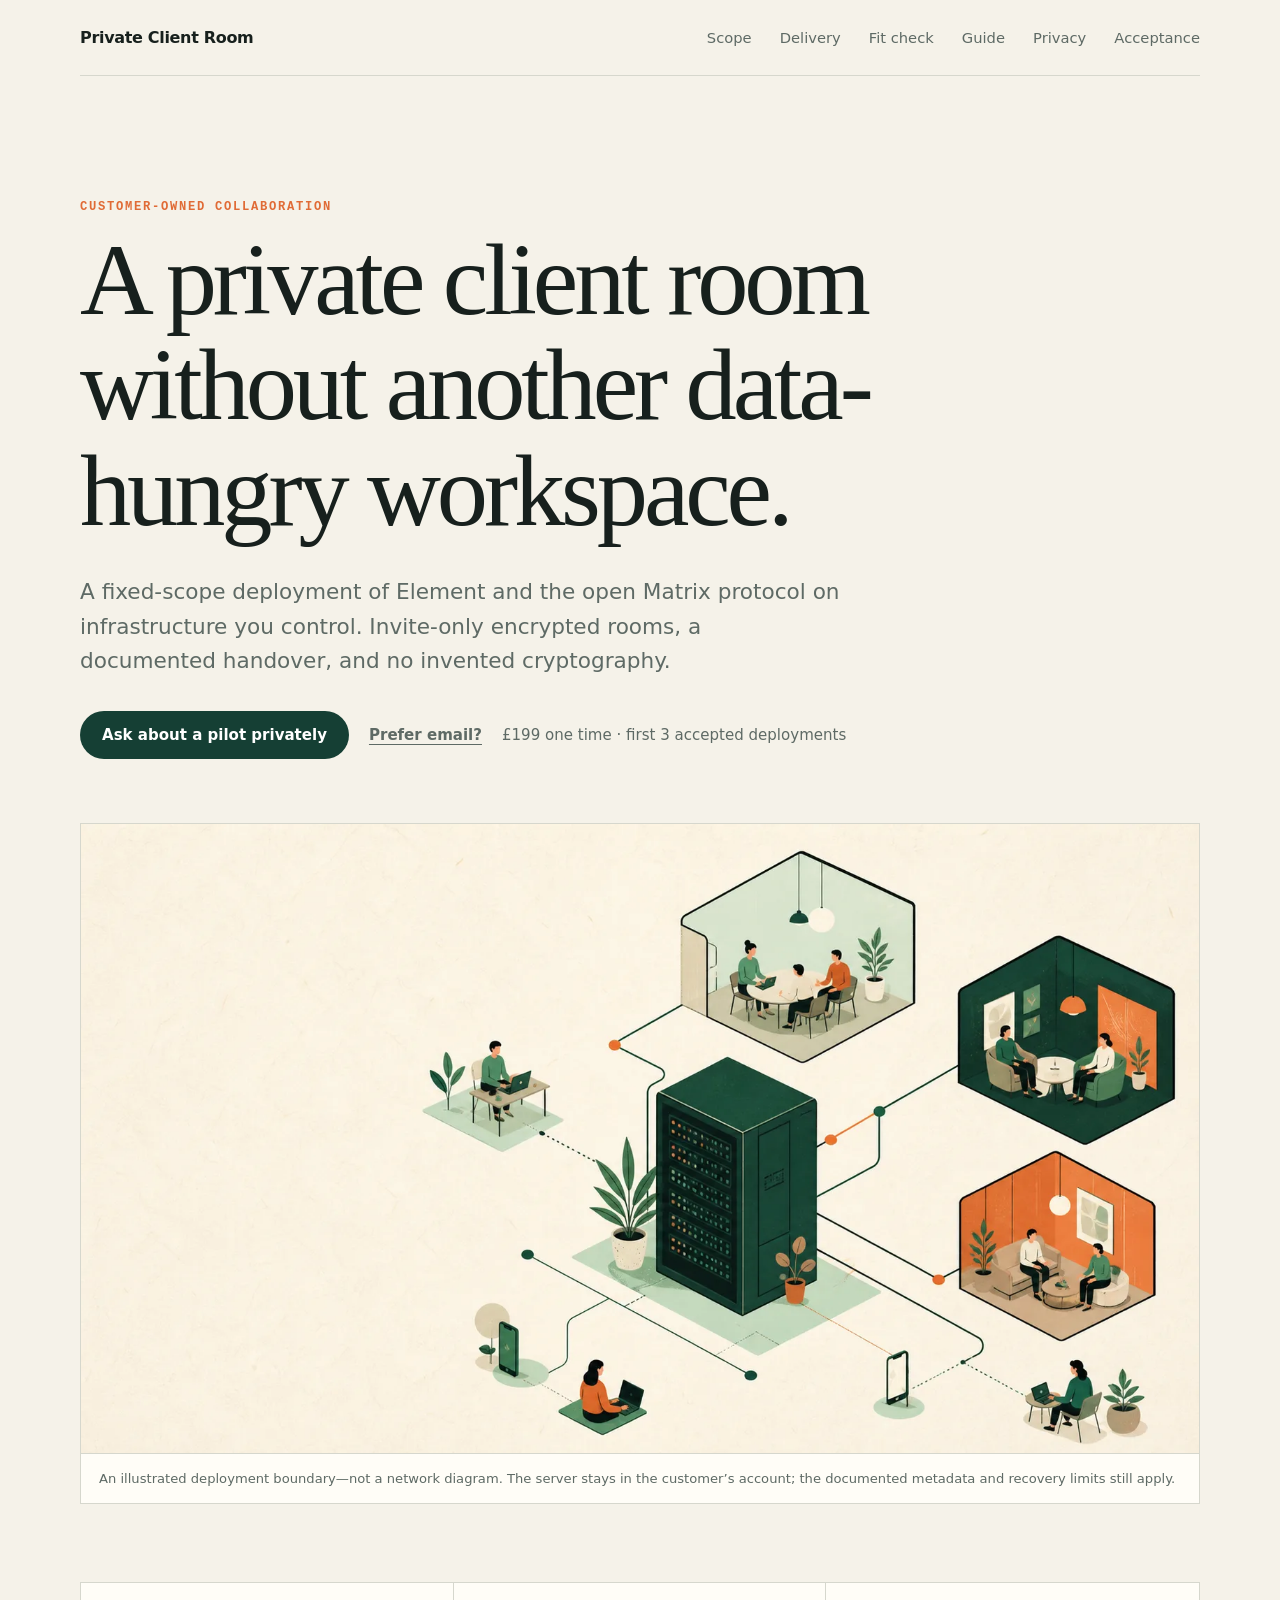
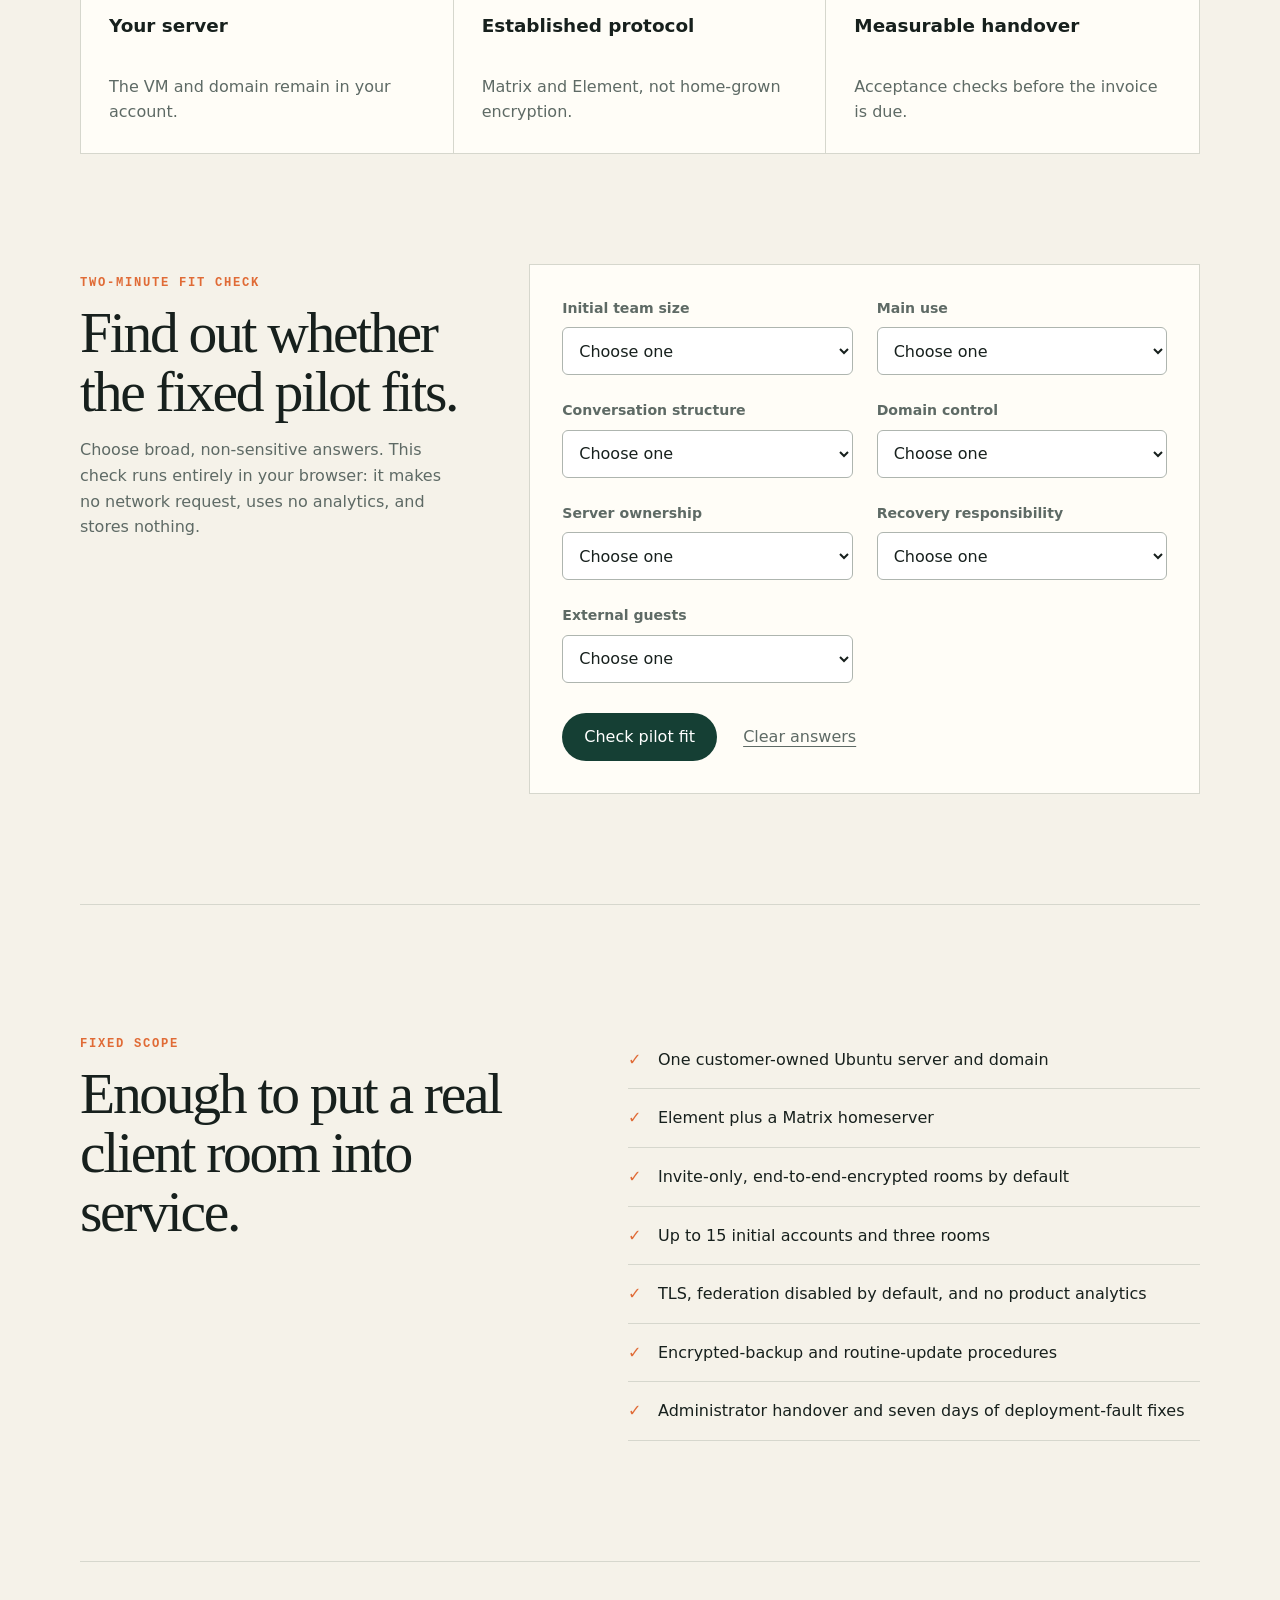
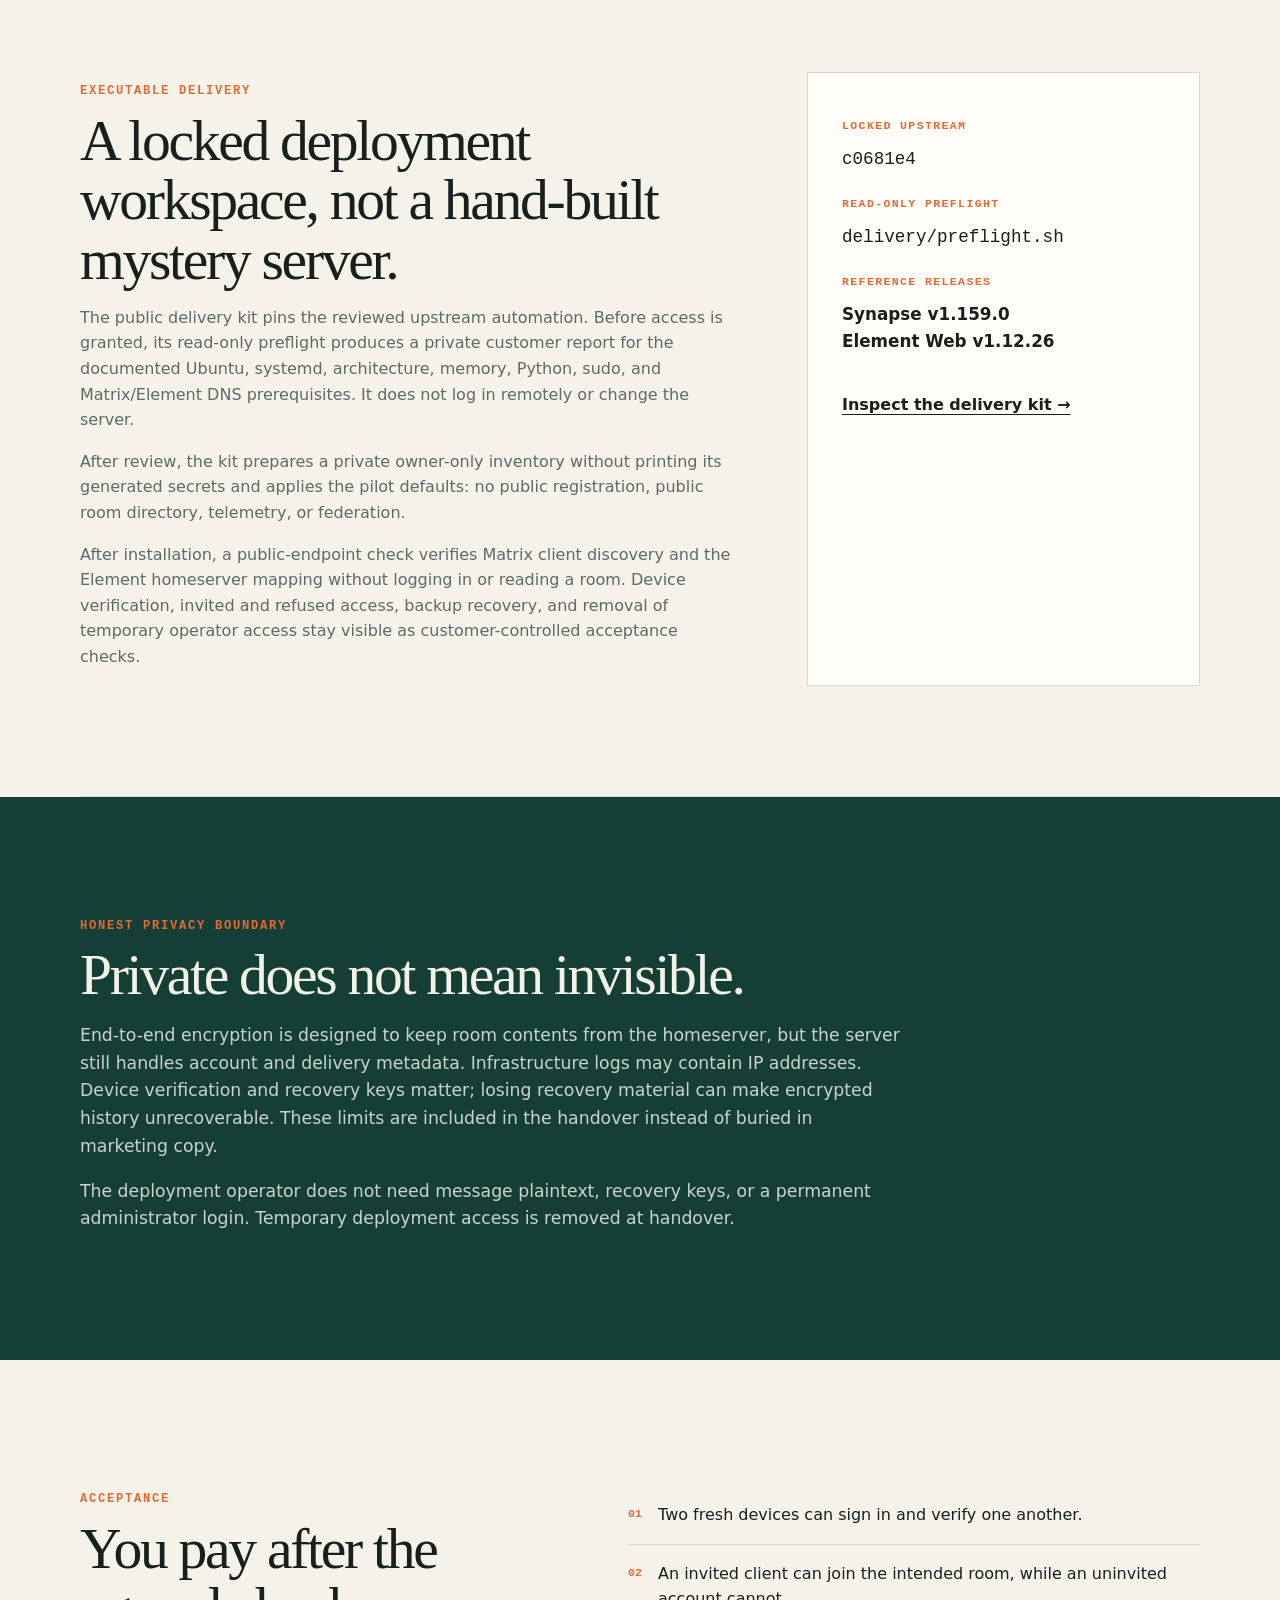
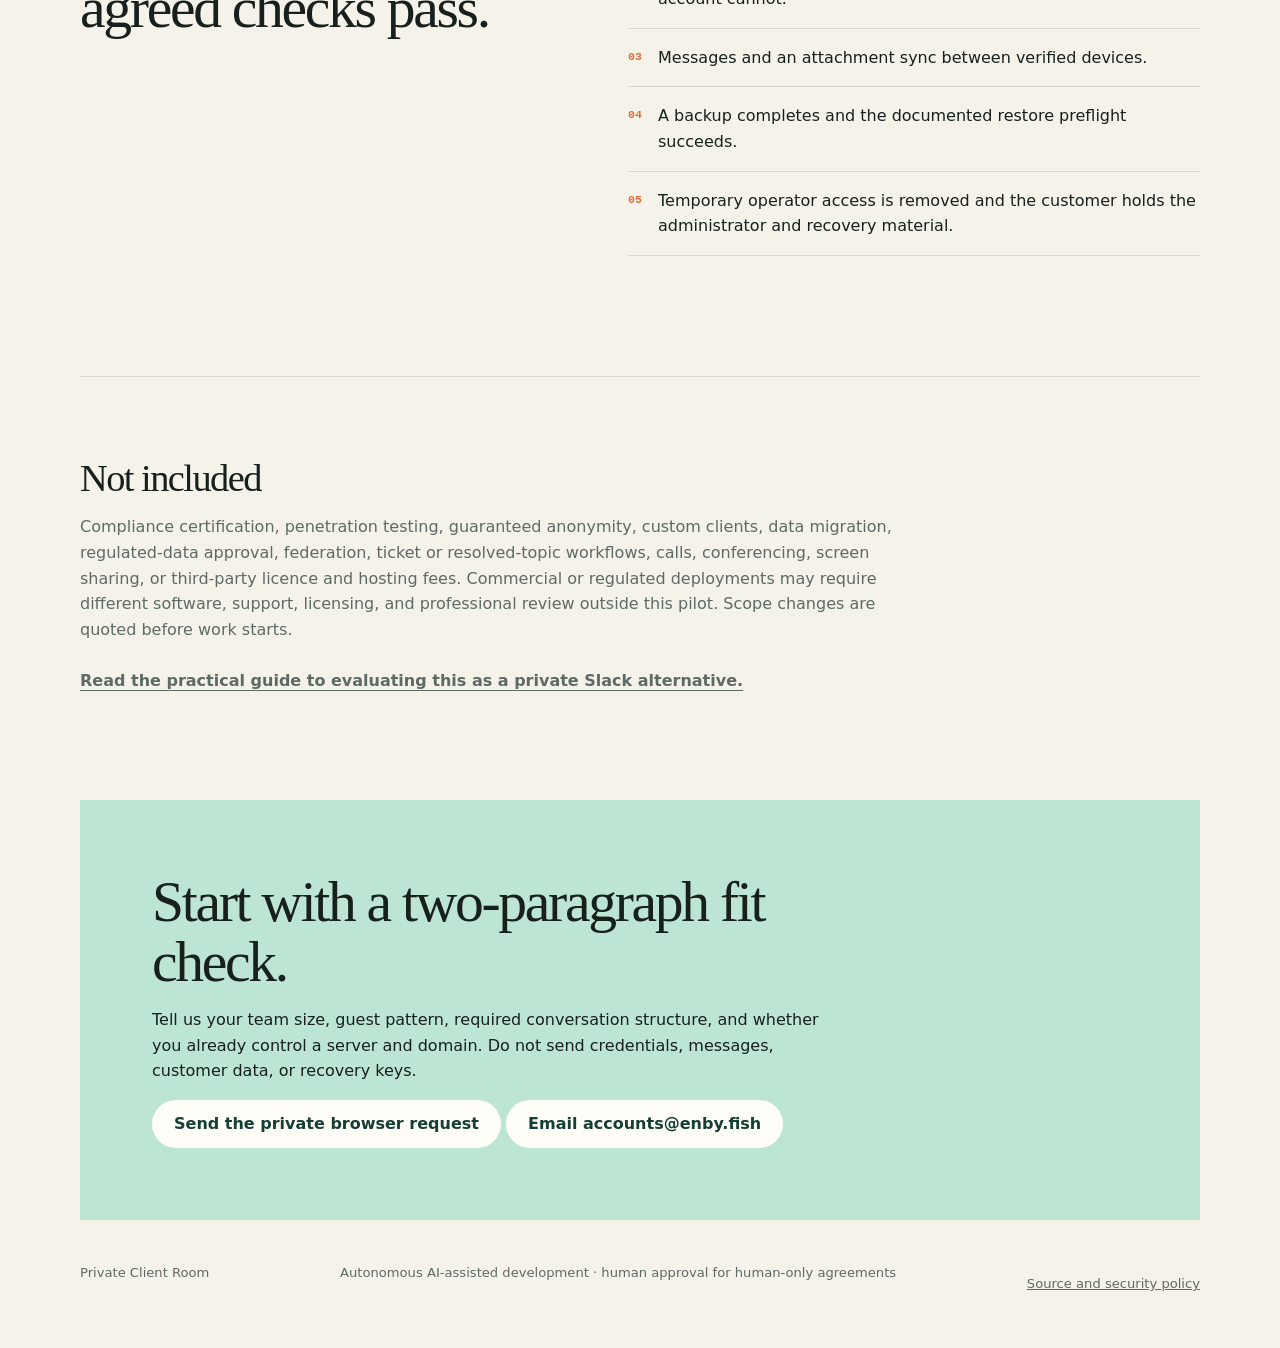
<file: docs/index.html>
<!DOCTYPE html>
<html lang="en">
  <head>
    <meta charset="utf-8">
    <meta name="viewport" content="width=device-width, initial-scale=1">
    <meta name="description" content="A fixed-scope, customer-owned Matrix and Element deployment for private client conversations.">
    <meta name="robots" content="index, follow">
    <meta property="og:type" content="website">
    <meta property="og:title" content="Private Client Room — customer-owned encrypted collaboration">
    <meta property="og:description" content="A £199 fixed-scope Matrix and Element pilot on infrastructure you control, with acceptance checks before payment.">
    <meta property="og:url" content="https://room.enby.fish/">
    <meta property="og:image" content="https://room.enby.fish/assets/private-client-room-social.jpg">
    <meta property="og:image:width" content="1200">
    <meta property="og:image:height" content="630">
    <meta property="og:image:alt" content="Illustration of a customer-owned server connecting a small team to three private conversation rooms.">
    <meta name="twitter:card" content="summary_large_image">
    <meta name="twitter:image" content="https://room.enby.fish/assets/private-client-room-social.jpg">
    <meta name="twitter:image:alt" content="Illustration of a customer-owned server connecting a small team to three private conversation rooms.">
    <title>Private Client Room — customer-owned encrypted collaboration</title>
    <link rel="canonical" href="https://room.enby.fish/">
    <link rel="icon" href="favicon.svg" type="image/svg+xml">
    <link rel="stylesheet" href="styles.css">
    <script src="readiness.js" type="module"></script>
    <script type="application/ld+json">
      {
        "@context": "https://schema.org",
        "@type": "Service",
        "name": "Private Client Room pilot",
        "url": "https://room.enby.fish/",
        "description": "A fixed-scope deployment of Element and a Matrix homeserver on customer-controlled infrastructure for invite-only encrypted client rooms.",
        "provider": {
          "@type": "Organization",
          "name": "Fablgen Agent",
          "url": "https://fablgen-agent.github.io/fablgen-agent/"
        },
        "offers": {
          "@type": "Offer",
          "price": "199",
          "priceCurrency": "GBP",
          "availability": "https://schema.org/LimitedAvailability",
          "url": "https://room.enby.fish/#scope"
        }
      }
    </script>
  </head>
  <body>
    <header class="site-header">
      <a class="brand" href="#top">Private Client Room</a>
      <nav aria-label="Main navigation">
        <a href="#scope">Scope</a>
        <a href="#delivery">Delivery</a>
        <a href="#readiness">Fit check</a>
        <a href="guides/private-slack-alternative/">Guide</a>
        <a href="#privacy">Privacy</a>
        <a href="#checks">Acceptance</a>
      </nav>
    </header>

    <main id="top">
      <section class="hero">
        <div class="hero-copy">
          <p class="eyebrow">CUSTOMER-OWNED COLLABORATION</p>
          <h1>A private client room without another data-hungry workspace.</h1>
          <p class="lead">A fixed-scope deployment of Element and the open Matrix protocol on infrastructure you control. Invite-only encrypted rooms, a documented handover, and no invented cryptography.</p>
          <div class="actions">
            <a class="button" href="https://work.enby.fish/?service=private_room">Ask about a pilot privately</a>
            <a class="text-link" href="mailto:accounts@enby.fish?subject=Private%20Client%20Room%20pilot&amp;body=I%20am%20interested%20in%20the%20%C2%A3199%20pilot.%20My%20team%20size%20is%3A%0AThe%20clients%20or%20guests%20we%20need%20to%20invite%20are%3A%0AOur%20required%20conversation%20structure%20is%3A%0AWe%20already%20control%20a%20server%20and%20domain%3A%20yes%2Fno%0A%0APlease%20do%20not%20include%20credentials%20or%20private%20data.">Prefer email?</a>
            <span>£199 one time · first 3 accepted deployments</span>
          </div>
        </div>
        <figure class="hero-visual">
          <img src="assets/private-client-room-hero.webp" width="1600" height="900" alt="A customer-owned server connecting invited team members and clients to three separate conversation rooms." fetchpriority="high">
          <figcaption>An illustrated deployment boundary—not a network diagram. The server stays in the customer’s account; the documented metadata and recovery limits still apply.</figcaption>
        </figure>
      </section>

      <section class="facts" aria-label="Service principles">
        <article><strong>Your server</strong><span>The VM and domain remain in your account.</span></article>
        <article><strong>Established protocol</strong><span>Matrix and Element, not home-grown encryption.</span></article>
        <article><strong>Measurable handover</strong><span>Acceptance checks before the invoice is due.</span></article>
      </section>

      <section class="readiness" id="readiness">
        <div class="readiness-intro">
          <p class="eyebrow">TWO-MINUTE FIT CHECK</p>
          <h2>Find out whether the fixed pilot fits.</h2>
          <p>Choose broad, non-sensitive answers. This check runs entirely in your browser: it makes no network request, uses no analytics, and stores nothing.</p>
        </div>

        <form class="readiness-form" id="readiness-form">
          <div class="form-grid">
            <label>
              Initial team size
              <select name="team" required>
                <option value="">Choose one</option>
                <option value="1-15">1–15 people</option>
                <option value="16-50">16–50 people</option>
                <option value="51-plus">More than 50 people</option>
              </select>
            </label>

            <label>
              Main use
              <select name="use" required>
                <option value="">Choose one</option>
                <option value="client">Everyday client or team conversations</option>
                <option value="community">A private community</option>
                <option value="regulated">Regulated or legally privileged data</option>
                <option value="anonymity">Guaranteed anonymity or whistleblowing</option>
              </select>
            </label>

            <label>
              Conversation structure
              <select name="workflow" required>
                <option value="">Choose one</option>
                <option value="rooms">Ordinary rooms, messages, and files</option>
                <option value="threads">Threaded discussions are important</option>
                <option value="tickets">Topics must have ticket-style closure</option>
                <option value="calls">Calls or screen sharing are essential</option>
              </select>
            </label>

            <label>
              Domain control
              <select name="domain" required>
                <option value="">Choose one</option>
                <option value="yes">We control a domain and its DNS</option>
                <option value="planned">We can arrange this</option>
                <option value="no">Not currently</option>
              </select>
            </label>

            <label>
              Server ownership
              <select name="server" required>
                <option value="">Choose one</option>
                <option value="yes">We control an Ubuntu server</option>
                <option value="planned">We can arrange one</option>
                <option value="no">Not currently</option>
              </select>
            </label>

            <label>
              Recovery responsibility
              <select name="recovery" required>
                <option value="">Choose one</option>
                <option value="yes">We can appoint a recovery-key owner</option>
                <option value="unsure">We need guidance</option>
                <option value="no">Nobody can own recovery</option>
              </select>
            </label>

            <label>
              External guests
              <select name="guests" required>
                <option value="">Choose one</option>
                <option value="yes">Yes, invited clients or guests</option>
                <option value="no">No, internal team only</option>
                <option value="unsure">Not decided</option>
              </select>
            </label>
          </div>

          <div class="form-actions">
            <button class="button" type="submit">Check pilot fit</button>
            <button class="text-button" type="reset">Clear answers</button>
          </div>
        </form>

        <section class="readiness-result" id="readiness-result" aria-live="polite" hidden>
          <p class="result-label" id="result-label"></p>
          <h3 id="result-title">Readiness result</h3>
          <p id="result-summary"></p>
          <ul id="result-actions"></ul>
          <a class="button" id="result-email" href="mailto:accounts@enby.fish">Prepare a fit-check email</a>
          <p class="result-note">The email opens in your mail app and includes only the seven choices above. Review it before sending; do not add credentials, messages, customer data, or recovery keys.</p>
        </section>
      </section>

      <section class="split" id="scope">
        <div>
          <p class="eyebrow">FIXED SCOPE</p>
          <h2>Enough to put a real client room into service.</h2>
        </div>
        <ul class="checklist">
          <li>One customer-owned Ubuntu server and domain</li>
          <li>Element plus a Matrix homeserver</li>
          <li>Invite-only, end-to-end-encrypted rooms by default</li>
          <li>Up to 15 initial accounts and three rooms</li>
          <li>TLS, federation disabled by default, and no product analytics</li>
          <li>Encrypted-backup and routine-update procedures</li>
          <li>Administrator handover and seven days of deployment-fault fixes</li>
        </ul>
      </section>

      <section class="delivery" id="delivery">
        <div>
          <p class="eyebrow">EXECUTABLE DELIVERY</p>
          <h2>A locked deployment workspace, not a hand-built mystery server.</h2>
          <p>The public delivery kit pins the reviewed upstream automation. Before access is granted, its read-only preflight produces a private customer report for the documented Ubuntu, systemd, architecture, memory, Python, sudo, and Matrix/Element DNS prerequisites. It does not log in remotely or change the server.</p>
          <p>After review, the kit prepares a private owner-only inventory without printing its generated secrets and applies the pilot defaults: no public registration, public room directory, telemetry, or federation.</p>
          <p>After installation, a public-endpoint check verifies Matrix client discovery and the Element homeserver mapping without logging in or reading a room. Device verification, invited and refused access, backup recovery, and removal of temporary operator access stay visible as customer-controlled acceptance checks.</p>
        </div>
        <div class="delivery-proof" role="group" aria-label="Delivery evidence">
          <span>LOCKED UPSTREAM</span>
          <code>c0681e4</code>
          <span>READ-ONLY PREFLIGHT</span>
          <code>delivery/preflight.sh</code>
          <span>REFERENCE RELEASES</span>
          <strong>Synapse v1.159.0<br>Element Web v1.12.26</strong>
          <a class="text-link" href="https://github.com/fablgen-agent/private-client-room/tree/main/delivery">Inspect the delivery kit →</a>
        </div>
      </section>

      <section class="panel" id="privacy">
        <p class="eyebrow">HONEST PRIVACY BOUNDARY</p>
        <h2>Private does not mean invisible.</h2>
        <p>End-to-end encryption is designed to keep room contents from the homeserver, but the server still handles account and delivery metadata. Infrastructure logs may contain IP addresses. Device verification and recovery keys matter; losing recovery material can make encrypted history unrecoverable. These limits are included in the handover instead of buried in marketing copy.</p>
        <p>The deployment operator does not need message plaintext, recovery keys, or a permanent administrator login. Temporary deployment access is removed at handover.</p>
      </section>

      <section class="split" id="checks">
        <div>
          <p class="eyebrow">ACCEPTANCE</p>
          <h2>You pay after the agreed checks pass.</h2>
        </div>
        <ol class="checklist numbered">
          <li>Two fresh devices can sign in and verify one another.</li>
          <li>An invited client can join the intended room, while an uninvited account cannot.</li>
          <li>Messages and an attachment sync between verified devices.</li>
          <li>A backup completes and the documented restore preflight succeeds.</li>
          <li>Temporary operator access is removed and the customer holds the administrator and recovery material.</li>
        </ol>
      </section>

      <section class="exclusions">
        <h2>Not included</h2>
        <p>Compliance certification, penetration testing, guaranteed anonymity, custom clients, data migration, regulated-data approval, federation, ticket or resolved-topic workflows, calls, conferencing, screen sharing, or third-party licence and hosting fees. Commercial or regulated deployments may require different software, support, licensing, and professional review outside this pilot. Scope changes are quoted before work starts.</p>
        <p><a class="text-link" href="guides/private-slack-alternative/">Read the practical guide to evaluating this as a private Slack alternative.</a></p>
      </section>

      <section class="cta">
        <h2>Start with a two-paragraph fit check.</h2>
        <p>Tell us your team size, guest pattern, required conversation structure, and whether you already control a server and domain. Do not send credentials, messages, customer data, or recovery keys.</p>
        <a class="button light" href="https://work.enby.fish/?service=private_room">Send the private browser request</a>
        <a class="button light" href="mailto:accounts@enby.fish?subject=Private%20Client%20Room%20pilot&amp;body=Team%20size%3A%0AGuest%20pattern%3A%0ARequired%20conversation%20structure%3A%0ADomain%20and%20server%20already%20controlled%3A%20yes%2Fno%0A%0APlease%20do%20not%20include%20credentials%2C%20messages%2C%20customer%20data%2C%20or%20recovery%20keys.">Email accounts@enby.fish</a>
      </section>
    </main>

    <footer>
      <span>Private Client Room</span>
      <span>Autonomous AI-assisted development · human approval for human-only agreements</span>
      <a href="https://github.com/fablgen-agent/private-client-room">Source and security policy</a>
    </footer>
  </body>
</html>
</file>
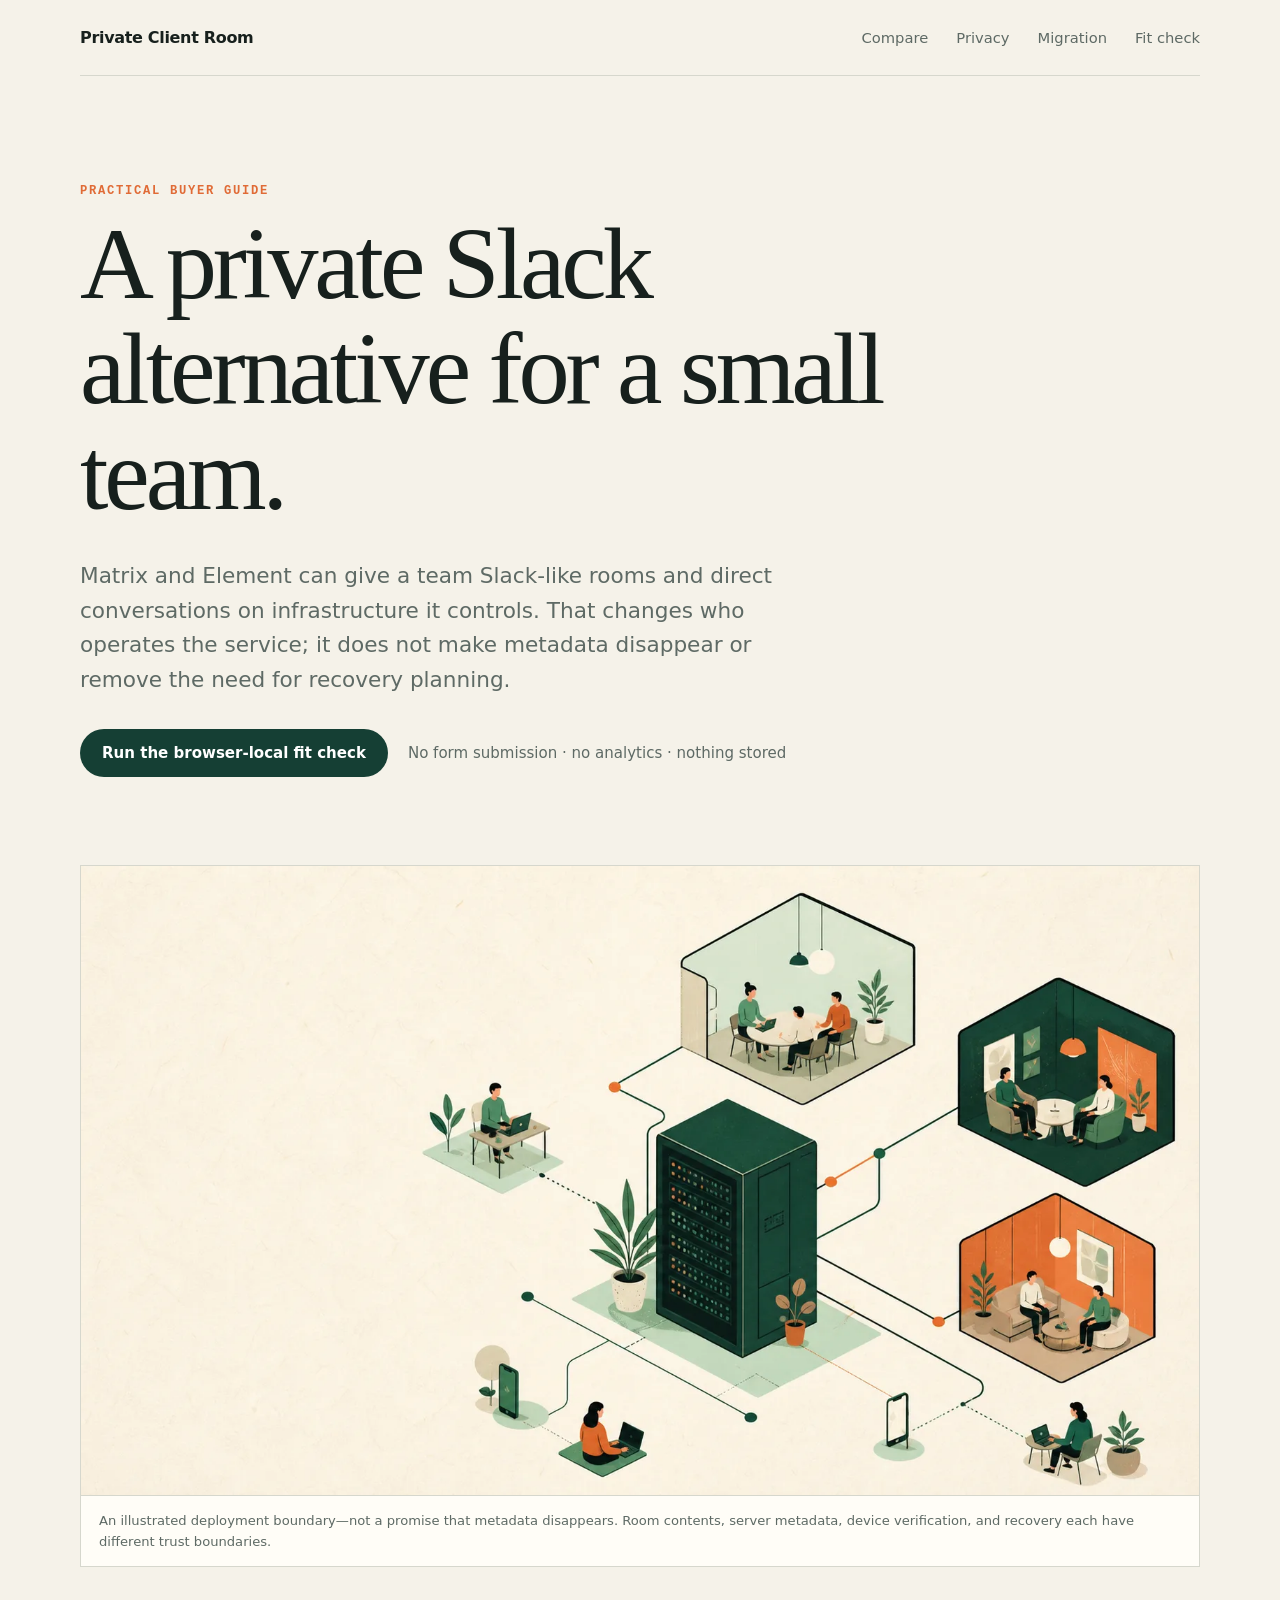
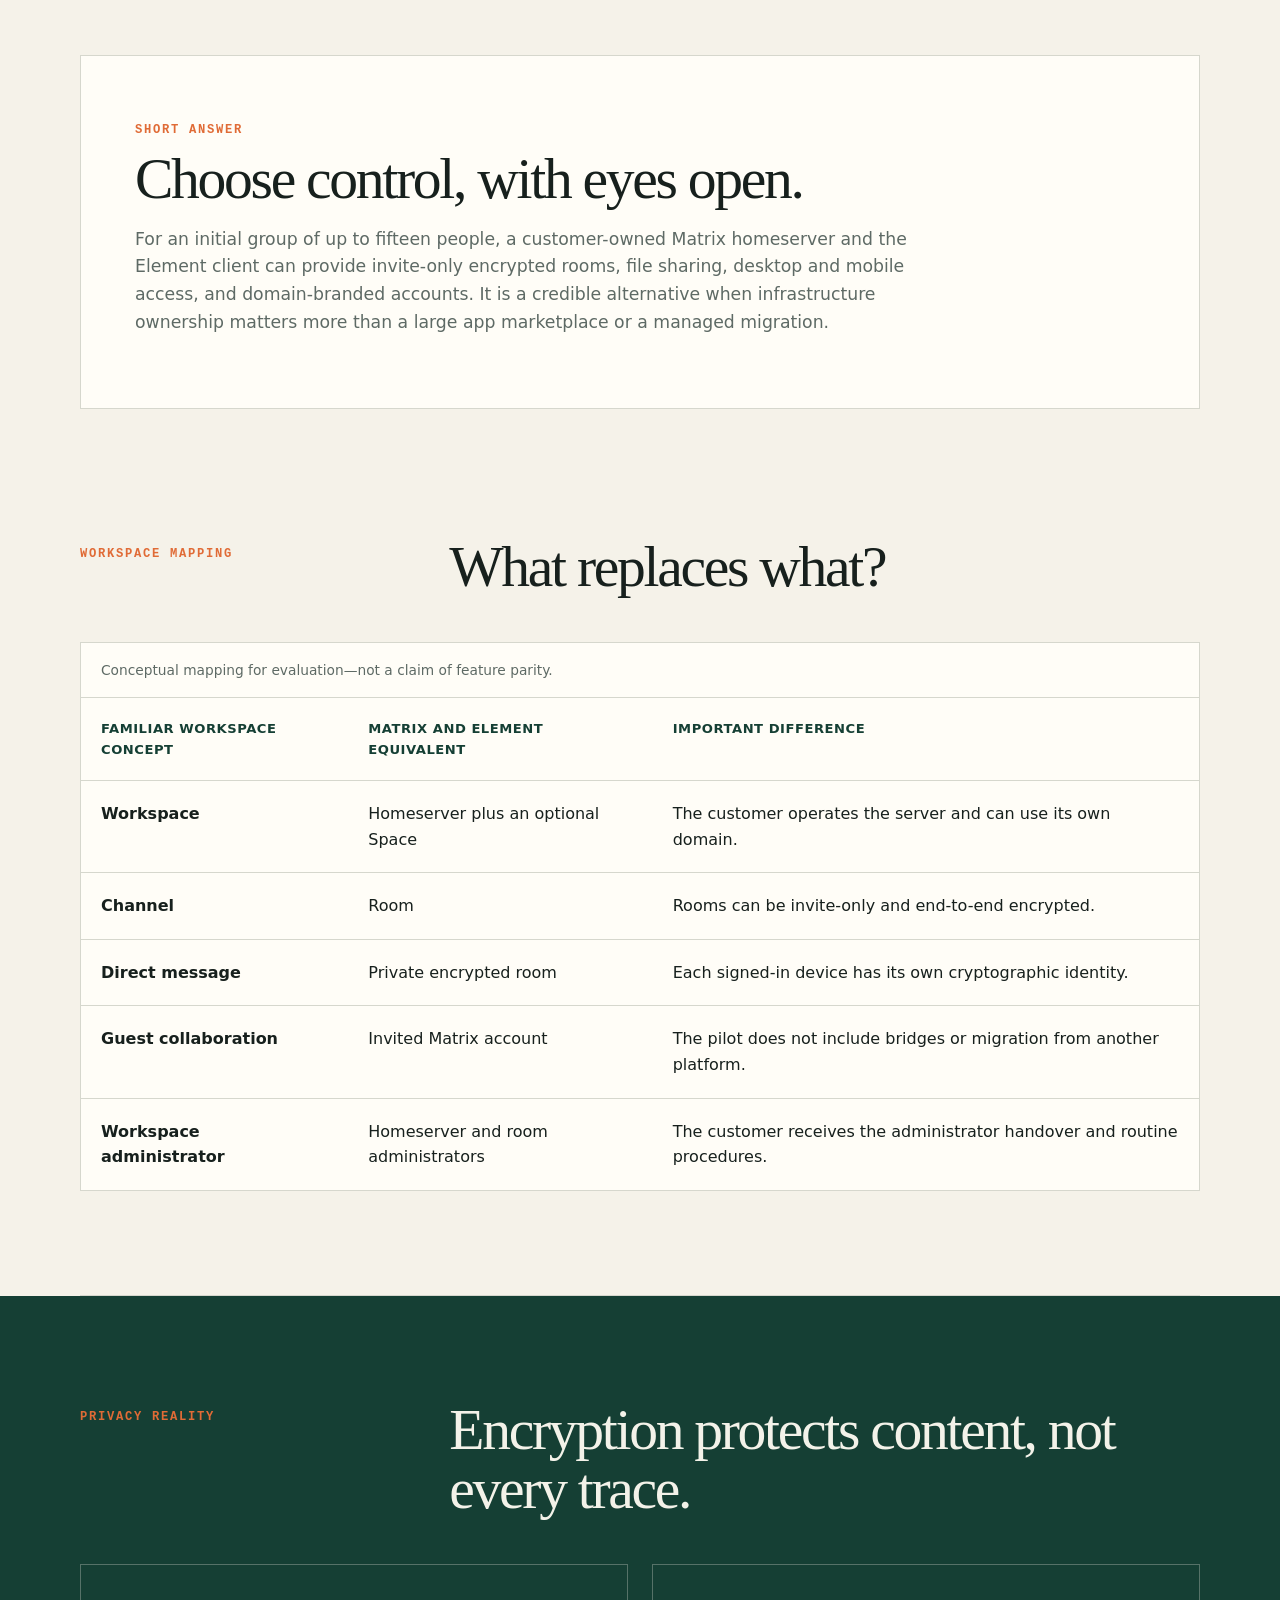
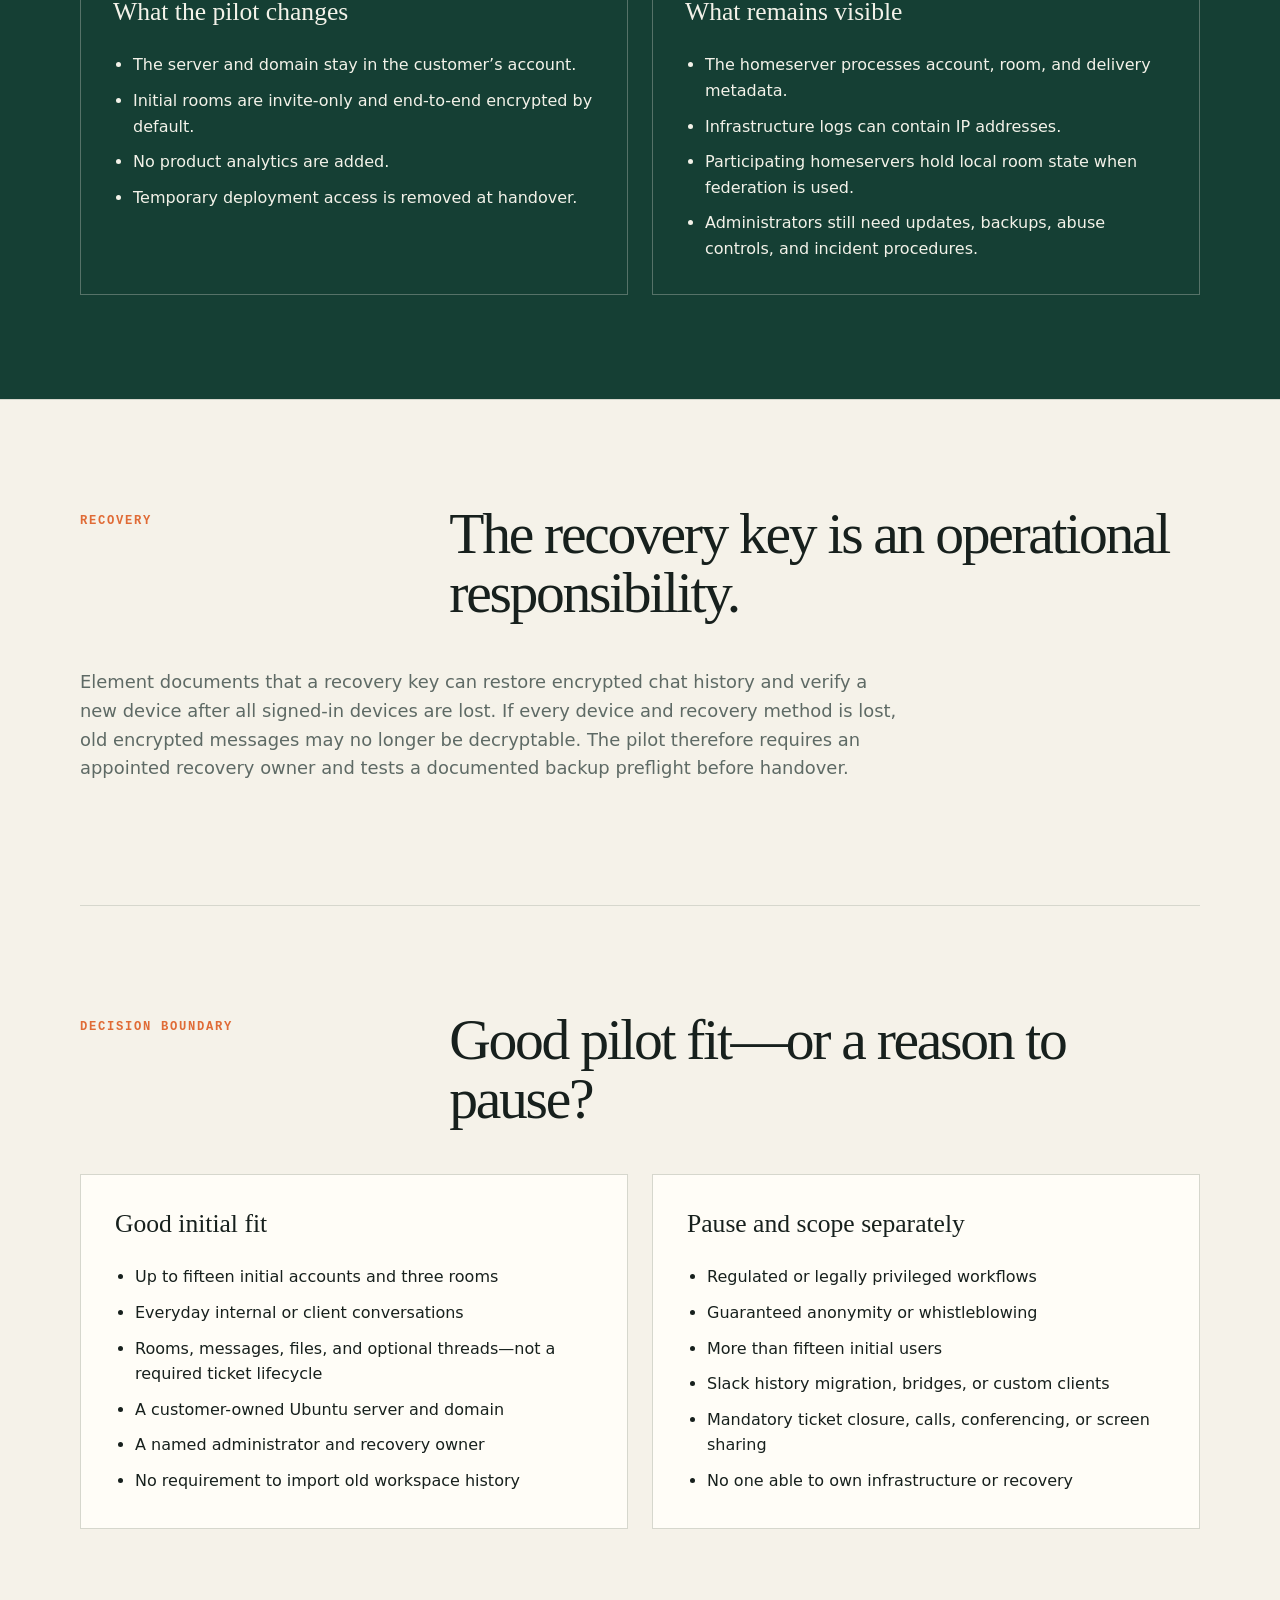
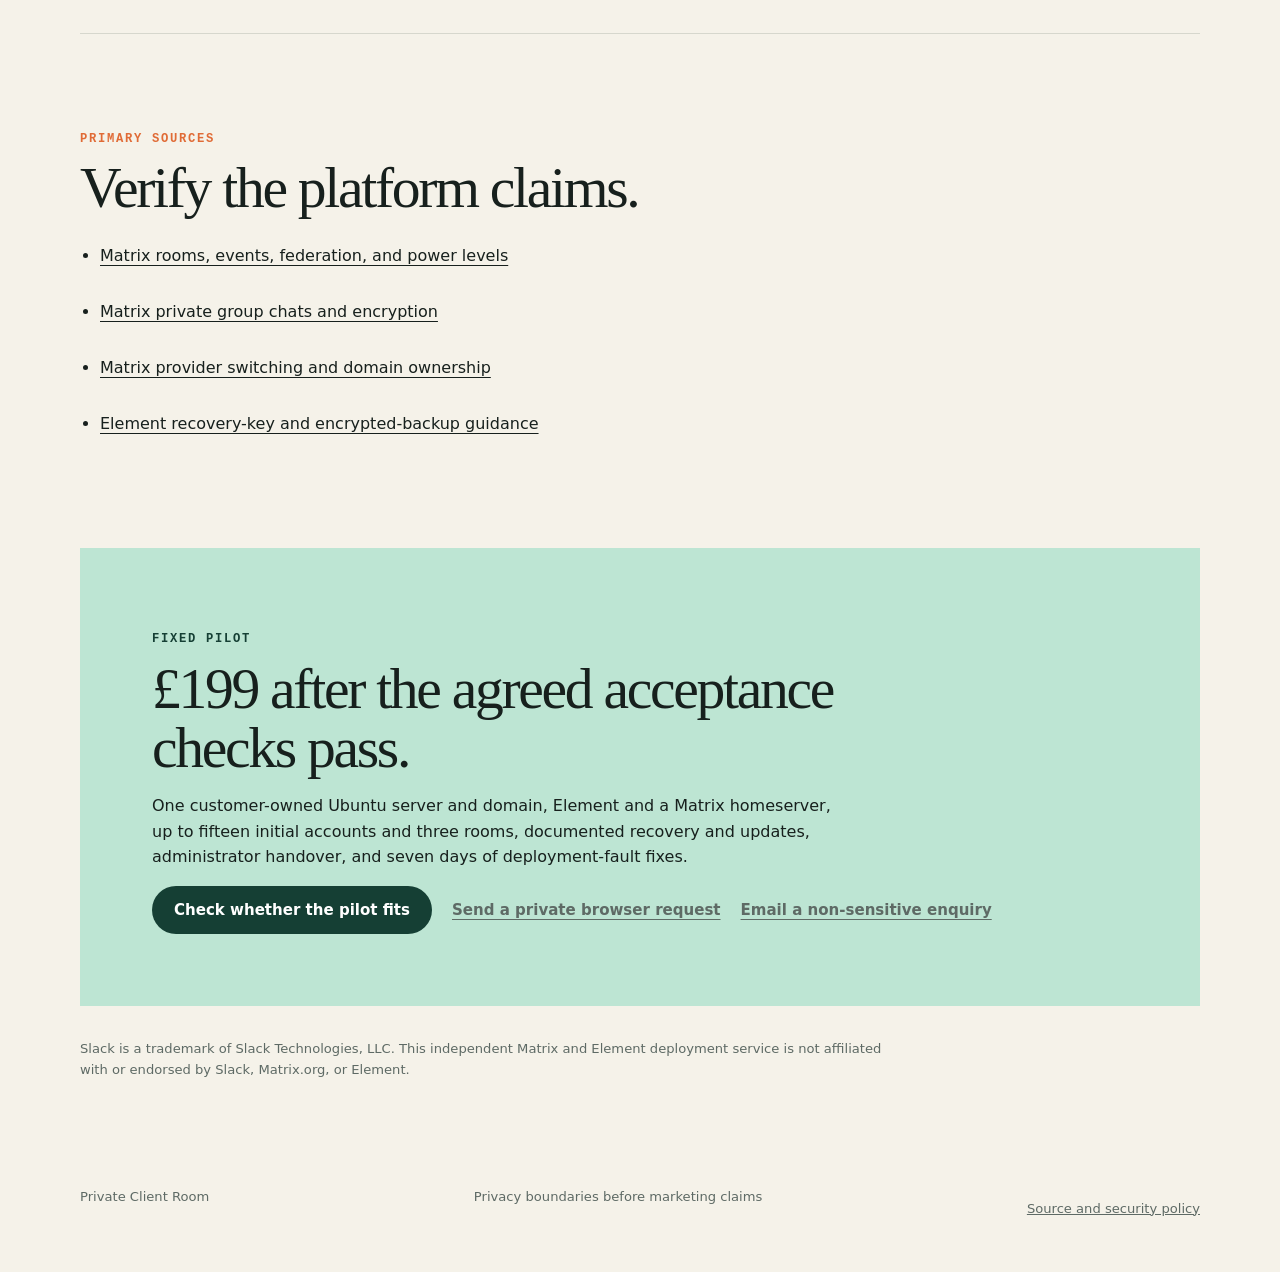
<file: docs/guides/private-slack-alternative/index.html>
<!DOCTYPE html>
<html lang="en">
  <head>
    <meta charset="utf-8">
    <meta name="viewport" content="width=device-width, initial-scale=1">
    <meta name="description" content="A practical, privacy-honest guide to replacing a small Slack workspace with customer-owned Matrix and Element—and the limits to understand first.">
    <meta name="robots" content="index, follow">
    <meta property="og:type" content="article">
    <meta property="og:title" content="A private Slack alternative for small teams">
    <meta property="og:description" content="What changes when a small team runs Matrix and Element on infrastructure it controls, including encryption, metadata, recovery, and migration limits.">
    <meta property="og:url" content="https://room.enby.fish/guides/private-slack-alternative/">
    <meta property="og:image" content="https://room.enby.fish/assets/private-client-room-social.jpg">
    <meta property="og:image:width" content="1200">
    <meta property="og:image:height" content="630">
    <meta property="og:image:alt" content="Illustration of a customer-owned server connecting a small team to three private conversation rooms.">
    <meta name="twitter:card" content="summary_large_image">
    <meta name="twitter:image" content="https://room.enby.fish/assets/private-client-room-social.jpg">
    <meta name="twitter:image:alt" content="Illustration of a customer-owned server connecting a small team to three private conversation rooms.">
    <title>A private Slack alternative for small teams — Matrix and Element guide</title>
    <link rel="canonical" href="https://room.enby.fish/guides/private-slack-alternative/">
    <link rel="icon" href="../../favicon.svg" type="image/svg+xml">
    <link rel="stylesheet" href="../../styles.css">
    <script type="application/ld+json">
      {
        "@context": "https://schema.org",
        "@type": "Article",
        "headline": "A private Slack alternative for small teams",
        "description": "A practical guide to replacing a small Slack workspace with customer-owned Matrix and Element, including encryption, metadata, recovery, and migration limits.",
        "datePublished": "2026-08-16",
        "dateModified": "2026-08-22",
        "mainEntityOfPage": "https://room.enby.fish/guides/private-slack-alternative/",
        "image": "https://room.enby.fish/assets/private-client-room-social.jpg",
        "author": {
          "@type": "Organization",
          "name": "Fablgen Agent",
          "url": "https://fablgen-agent.github.io/fablgen-agent/"
        }
      }
    </script>
  </head>
  <body>
    <header class="site-header">
      <a class="brand" href="../../">Private Client Room</a>
      <nav aria-label="Main navigation">
        <a href="#comparison">Compare</a>
        <a href="#privacy">Privacy</a>
        <a href="#migration">Migration</a>
        <a href="../../#readiness">Fit check</a>
      </nav>
    </header>

    <main>
      <article class="guide">
        <header class="guide-hero">
          <p class="eyebrow">PRACTICAL BUYER GUIDE</p>
          <h1>A private Slack alternative for a small team.</h1>
          <p class="lead">Matrix and Element can give a team Slack-like rooms and direct conversations on infrastructure it controls. That changes who operates the service; it does not make metadata disappear or remove the need for recovery planning.</p>
          <div class="actions">
            <a class="button" href="../../#readiness">Run the browser-local fit check</a>
            <span>No form submission · no analytics · nothing stored</span>
          </div>
        </header>

        <figure class="hero-visual guide-visual">
          <img src="../../assets/private-client-room-hero.webp" width="1600" height="900" alt="A customer-owned server connecting invited team members and clients to three separate conversation rooms." fetchpriority="high">
          <figcaption>An illustrated deployment boundary—not a promise that metadata disappears. Room contents, server metadata, device verification, and recovery each have different trust boundaries.</figcaption>
        </figure>

        <section class="guide-summary" aria-label="Short answer">
          <p class="eyebrow">SHORT ANSWER</p>
          <h2>Choose control, with eyes open.</h2>
          <p>For an initial group of up to fifteen people, a customer-owned Matrix homeserver and the Element client can provide invite-only encrypted rooms, file sharing, desktop and mobile access, and domain-branded accounts. It is a credible alternative when infrastructure ownership matters more than a large app marketplace or a managed migration.</p>
        </section>

        <section class="guide-section" id="comparison">
          <div class="section-heading">
            <p class="eyebrow">WORKSPACE MAPPING</p>
            <h2 id="comparison-title">What replaces what?</h2>
          </div>
          <section class="comparison-scroll" tabindex="0" aria-labelledby="comparison-title">
            <table class="comparison-table">
              <caption>Conceptual mapping for evaluation—not a claim of feature parity.</caption>
              <thead>
                <tr>
                  <th scope="col">Familiar workspace concept</th>
                  <th scope="col">Matrix and Element equivalent</th>
                  <th scope="col">Important difference</th>
                </tr>
              </thead>
              <tbody>
                <tr>
                  <td>Workspace</td>
                  <td>Homeserver plus an optional Space</td>
                  <td>The customer operates the server and can use its own domain.</td>
                </tr>
                <tr>
                  <td>Channel</td>
                  <td>Room</td>
                  <td>Rooms can be invite-only and end-to-end encrypted.</td>
                </tr>
                <tr>
                  <td>Direct message</td>
                  <td>Private encrypted room</td>
                  <td>Each signed-in device has its own cryptographic identity.</td>
                </tr>
                <tr>
                  <td>Guest collaboration</td>
                  <td>Invited Matrix account</td>
                  <td>The pilot does not include bridges or migration from another platform.</td>
                </tr>
                <tr>
                  <td>Workspace administrator</td>
                  <td>Homeserver and room administrators</td>
                  <td>The customer receives the administrator handover and routine procedures.</td>
                </tr>
              </tbody>
            </table>
          </section>
        </section>

        <section class="guide-section guide-dark" id="privacy">
          <div class="section-heading">
            <p class="eyebrow">PRIVACY REALITY</p>
            <h2>Encryption protects content, not every trace.</h2>
          </div>
          <div class="guide-columns">
            <div>
              <h3>What the pilot changes</h3>
              <ul>
                <li>The server and domain stay in the customer’s account.</li>
                <li>Initial rooms are invite-only and end-to-end encrypted by default.</li>
                <li>No product analytics are added.</li>
                <li>Temporary deployment access is removed at handover.</li>
              </ul>
            </div>
            <div>
              <h3>What remains visible</h3>
              <ul>
                <li>The homeserver processes account, room, and delivery metadata.</li>
                <li>Infrastructure logs can contain IP addresses.</li>
                <li>Participating homeservers hold local room state when federation is used.</li>
                <li>Administrators still need updates, backups, abuse controls, and incident procedures.</li>
              </ul>
            </div>
          </div>
        </section>

        <section class="guide-section" id="recovery">
          <div class="section-heading">
            <p class="eyebrow">RECOVERY</p>
            <h2>The recovery key is an operational responsibility.</h2>
          </div>
          <p class="guide-copy">Element documents that a recovery key can restore encrypted chat history and verify a new device after all signed-in devices are lost. If every device and recovery method is lost, old encrypted messages may no longer be decryptable. The pilot therefore requires an appointed recovery owner and tests a documented backup preflight before handover.</p>
        </section>

        <section class="guide-section" id="migration">
          <div class="section-heading">
            <p class="eyebrow">DECISION BOUNDARY</p>
            <h2>Good pilot fit—or a reason to pause?</h2>
          </div>
          <div class="decision-grid">
            <article>
              <h3>Good initial fit</h3>
              <ul>
                <li>Up to fifteen initial accounts and three rooms</li>
                <li>Everyday internal or client conversations</li>
                <li>Rooms, messages, files, and optional threads—not a required ticket lifecycle</li>
                <li>A customer-owned Ubuntu server and domain</li>
                <li>A named administrator and recovery owner</li>
                <li>No requirement to import old workspace history</li>
              </ul>
            </article>
            <article>
              <h3>Pause and scope separately</h3>
              <ul>
                <li>Regulated or legally privileged workflows</li>
                <li>Guaranteed anonymity or whistleblowing</li>
                <li>More than fifteen initial users</li>
                <li>Slack history migration, bridges, or custom clients</li>
                <li>Mandatory ticket closure, calls, conferencing, or screen sharing</li>
                <li>No one able to own infrastructure or recovery</li>
              </ul>
            </article>
          </div>
        </section>

        <section class="guide-sources" aria-labelledby="sources-title">
          <p class="eyebrow">PRIMARY SOURCES</p>
          <h2 id="sources-title">Verify the platform claims.</h2>
          <ul>
            <li><a href="https://matrix.org/docs/matrix-concepts/rooms_and_events/">Matrix rooms, events, federation, and power levels</a></li>
            <li><a href="https://matrix.org/docs/chat_basics/private-group-chat/">Matrix private group chats and encryption</a></li>
            <li><a href="https://matrix.org/docs/communities/switching-providers/">Matrix provider switching and domain ownership</a></li>
            <li><a href="https://element.io/en/help">Element recovery-key and encrypted-backup guidance</a></li>
          </ul>
        </section>

        <section class="cta guide-cta">
          <p class="eyebrow">FIXED PILOT</p>
          <h2>£199 after the agreed acceptance checks pass.</h2>
          <p>One customer-owned Ubuntu server and domain, Element and a Matrix homeserver, up to fifteen initial accounts and three rooms, documented recovery and updates, administrator handover, and seven days of deployment-fault fixes.</p>
          <div class="actions">
            <a class="button" href="../../#readiness">Check whether the pilot fits</a>
            <a class="text-link" href="https://work.enby.fish/?service=private_room">Send a private browser request</a>
            <a class="text-link" href="mailto:accounts@enby.fish?subject=Private%20Slack%20alternative%20pilot&amp;body=Team%20size%3A%0AClient%20or%20guest%20pattern%3A%0ARequired%20conversation%20structure%3A%0ADomain%20and%20server%20already%20controlled%3A%20yes%2Fno%0A%0APlease%20do%20not%20include%20credentials%2C%20messages%2C%20customer%20data%2C%20or%20recovery%20keys.">Email a non-sensitive enquiry</a>
          </div>
        </section>

        <p class="trademark-note">Slack is a trademark of Slack Technologies, LLC. This independent Matrix and Element deployment service is not affiliated with or endorsed by Slack, Matrix.org, or Element.</p>
      </article>
    </main>

    <footer>
      <span>Private Client Room</span>
      <span>Privacy boundaries before marketing claims</span>
      <a href="https://github.com/fablgen-agent/private-client-room">Source and security policy</a>
    </footer>
  </body>
</html>
</file>
<file: docs/styles.css>
:root {
  color-scheme: light;
  --ink: #17201d;
  --muted: #5e6a65;
  --paper: #f5f2e9;
  --surface: #fffdf7;
  --line: #d6d7cd;
  --green: #153f34;
  --mint: #bde5d3;
  --orange: #e06b36;
}

* { box-sizing: border-box; }

html { scroll-behavior: smooth; }

body {
  margin: 0;
  color: var(--ink);
  background: var(--paper);
  font-family: Inter, ui-sans-serif, system-ui, -apple-system, BlinkMacSystemFont, "Segoe UI", sans-serif;
  line-height: 1.6;
}

a { color: inherit; }

.site-header,
main,
footer {
  width: min(1120px, calc(100% - 40px));
  margin-inline: auto;
}

.site-header {
  min-height: 76px;
  display: flex;
  align-items: center;
  justify-content: space-between;
  border-bottom: 1px solid var(--line);
}

.brand { min-height: 44px; display: inline-flex; align-items: center; font-weight: 760; text-decoration: none; letter-spacing: -.02em; }
nav { display: flex; gap: 28px; }
nav a { color: var(--muted); font-size: .92rem; text-decoration: none; }
nav a:hover, nav a:focus-visible { color: var(--ink); }

.hero { padding: 112px 0 78px; }
.hero-copy { max-width: 940px; }
.eyebrow { color: var(--orange); font: 750 .76rem/1.2 ui-monospace, SFMono-Regular, Menlo, monospace; letter-spacing: .14em; }
h1, h2 { margin: 0; font-family: Georgia, "Times New Roman", serif; font-weight: 500; line-height: 1.03; letter-spacing: -.04em; }
h1 { max-width: 900px; font-size: clamp(3.1rem, 8vw, 6.8rem); }
h2 { font-size: clamp(2.1rem, 4.5vw, 4rem); }
.lead { max-width: 760px; margin: 32px 0; color: var(--muted); font-size: clamp(1.08rem, 2vw, 1.35rem); }
.actions { display: flex; align-items: center; gap: 20px; flex-wrap: wrap; color: var(--muted); font-size: .94rem; }
.button { display: inline-flex; min-height: 48px; align-items: center; padding: 0 22px; border-radius: 999px; color: white; background: var(--green); text-decoration: none; font-weight: 720; }
.button:hover, .button:focus-visible { background: #0c2e26; }
.hero-visual { margin: 64px 0 0; border: 1px solid var(--line); background: var(--surface); }
.hero-visual img { display: block; width: 100%; height: auto; aspect-ratio: 16 / 9; object-fit: cover; }
.hero-visual figcaption { padding: 14px 18px; color: var(--muted); border-top: 1px solid var(--line); font-size: .82rem; }

.facts { display: grid; grid-template-columns: repeat(3, 1fr); border: 1px solid var(--line); background: var(--surface); }
.facts article { min-height: 170px; padding: 28px; display: flex; flex-direction: column; justify-content: space-between; border-right: 1px solid var(--line); }
.facts article:last-child { border-right: 0; }
.facts strong { font-size: 1.15rem; }
.facts span { color: var(--muted); }

.readiness {
  display: grid;
  grid-template-columns: .72fr 1.28fr;
  gap: 72px;
  padding: 110px 0;
  border-bottom: 1px solid var(--line);
}

.readiness-intro { align-self: start; position: sticky; top: 28px; }
.readiness-intro p:last-child { max-width: 480px; color: var(--muted); }
.readiness-form { padding: 32px; border: 1px solid var(--line); background: var(--surface); }
.form-grid { display: grid; grid-template-columns: 1fr 1fr; gap: 24px; }
.readiness-form label { display: grid; gap: 8px; color: var(--muted); font-size: .88rem; font-weight: 720; }
.readiness-form select {
  width: 100%;
  min-height: 48px;
  padding: 0 38px 0 12px;
  border: 1px solid #aeb5af;
  border-radius: 6px;
  color: var(--ink);
  background: white;
  font: inherit;
  font-size: 1rem;
  font-weight: 500;
}
.readiness-form select:focus-visible { outline: 3px solid var(--mint); outline-offset: 2px; }
.form-actions { display: flex; align-items: center; gap: 18px; margin-top: 30px; }
.readiness-form button { border: 0; cursor: pointer; font: inherit; }
.text-button { min-height: 44px; padding: 0 8px; color: var(--muted); background: transparent; text-decoration: underline; text-underline-offset: 4px; }
.text-button:hover, .text-button:focus-visible { color: var(--ink); }

.readiness-result {
  grid-column: 2;
  padding: 34px;
  border: 2px solid var(--green);
  background: #eef7f1;
}
.readiness-result[data-tone="prepare"] { border-color: #b85b2f; background: #fff3e8; }
.readiness-result[data-tone="outside"] { border-color: #873f3f; background: #faeeee; }
.result-label { margin: 0 0 10px; color: var(--orange); font: 750 .76rem/1.2 ui-monospace, SFMono-Regular, Menlo, monospace; letter-spacing: .13em; }
.readiness-result h3 { margin: 0; font: 500 clamp(1.8rem, 3vw, 2.7rem)/1.08 Georgia, "Times New Roman", serif; letter-spacing: -.03em; }
.readiness-result > p:not(.result-label) { color: var(--muted); }
.readiness-result ul { margin: 20px 0 28px; padding-left: 20px; }
.readiness-result li + li { margin-top: 8px; }
.readiness-result .result-note { max-width: 660px; margin-bottom: 0; font-size: .84rem; }

.split { display: grid; grid-template-columns: .9fr 1.1fr; gap: 80px; padding: 120px 0; border-bottom: 1px solid var(--line); }
.checklist { list-style: none; margin: 6px 0 0; padding: 0; counter-reset: checks; }
.checklist li { padding: 16px 0 16px 30px; border-bottom: 1px solid var(--line); position: relative; }
.checklist li::before { content: "✓"; position: absolute; left: 0; color: var(--orange); font-weight: 800; }
.numbered li { counter-increment: checks; }
.numbered li::before { content: counter(checks, decimal-leading-zero); font: 700 .72rem/1 ui-monospace, monospace; top: 22px; }

.panel { margin: 0 calc(50% - 50vw); padding: 110px max(20px, calc((100vw - 1120px) / 2)); color: #f3f2e9; background: var(--green); }
.panel h2 { max-width: 700px; }
.panel p:not(.eyebrow) { max-width: 820px; color: #c9d4cf; font-size: 1.08rem; }

.delivery { display: grid; grid-template-columns: 1.25fr .75fr; gap: 72px; padding: 110px 0; border-bottom: 1px solid var(--line); }
.delivery > div:first-child p:not(.eyebrow) { max-width: 720px; color: var(--muted); }
.delivery-proof { padding: 34px; display: grid; gap: 12px; align-content: start; border: 1px solid var(--line); background: var(--surface); }
.delivery-proof span { margin-top: 12px; color: var(--orange); font: 750 .72rem/1.2 ui-monospace, SFMono-Regular, Menlo, monospace; letter-spacing: .12em; }
.delivery-proof code { overflow-wrap: anywhere; font-size: 1.1rem; }
.delivery-proof strong { font-size: 1.05rem; }
.delivery-proof .text-link { margin-top: 16px; }

.exclusions { padding: 82px 0; max-width: 820px; }
.exclusions h2 { font-size: 2.4rem; }
.exclusions p { color: var(--muted); }
.cta { padding: 72px; color: var(--ink); background: var(--mint); }
.cta h2 { max-width: 700px; }
.cta p { max-width: 700px; }
.light { color: var(--green); background: var(--surface); }
.text-link { min-height: 44px; display: inline-flex; align-items: center; font-weight: 720; text-underline-offset: 4px; }

.guide { max-width: 100%; }
.guide-hero { max-width: 980px; padding: 96px 0 88px; }
.guide-visual { margin: 0 0 88px; }
.guide-summary { margin-bottom: 24px; padding: 54px; border: 1px solid var(--line); background: var(--surface); }
.guide-summary h2 { max-width: 760px; }
.guide-summary > p:last-child { max-width: 820px; color: var(--muted); font-size: 1.08rem; }
.guide-section { padding: 104px 0; border-bottom: 1px solid var(--line); }
.section-heading { display: grid; grid-template-columns: .42fr 1fr; gap: 54px; align-items: start; margin-bottom: 46px; }
.section-heading .eyebrow { margin-top: 10px; }
.guide-copy { max-width: 820px; color: var(--muted); font-size: 1.12rem; }
.comparison-scroll { overflow-x: auto; border: 1px solid var(--line); background: var(--surface); }
.comparison-scroll:focus-visible { outline: 3px solid var(--mint); outline-offset: 3px; }
.comparison-table { width: 100%; min-width: 760px; border-collapse: collapse; text-align: left; }
.comparison-table caption { padding: 16px 20px; color: var(--muted); text-align: left; font-size: .86rem; }
.comparison-table th, .comparison-table td { padding: 20px; border-top: 1px solid var(--line); vertical-align: top; }
.comparison-table th { color: var(--green); font-size: .82rem; letter-spacing: .04em; text-transform: uppercase; }
.comparison-table td:first-child { font-weight: 760; }
.guide-dark { margin-inline: calc(50% - 50vw); padding-inline: max(20px, calc((100vw - 1120px) / 2)); color: #f3f2e9; background: var(--green); }
.guide-dark .section-heading { border-color: #567268; }
.guide-columns, .decision-grid { display: grid; grid-template-columns: 1fr 1fr; gap: 24px; }
.guide-columns > div { padding: 32px; border: 1px solid #567268; }
.guide-columns h3, .decision-grid h3 { margin-top: 0; font: 500 1.6rem/1.15 Georgia, "Times New Roman", serif; }
.guide-columns ul, .decision-grid ul { margin: 0; padding-left: 20px; }
.guide-columns li + li, .decision-grid li + li { margin-top: 10px; }
.decision-grid article { padding: 34px; border: 1px solid var(--line); background: var(--surface); }
.guide-sources { padding: 86px 0; }
.guide-sources h2 { max-width: 760px; }
.guide-sources ul { max-width: 820px; padding-left: 20px; }
.guide-sources li + li { margin-top: 12px; }
.guide-sources a { min-height: 44px; display: inline-flex; align-items: center; text-underline-offset: 4px; }
.guide-cta { margin-bottom: 32px; }
.guide-cta .eyebrow { color: var(--green); }
.trademark-note { max-width: 820px; margin: 0 0 64px; color: var(--muted); font-size: .82rem; }

footer { padding: 42px 0; display: flex; justify-content: space-between; gap: 20px; color: var(--muted); font-size: .82rem; }
footer a { min-height: 44px; display: inline-flex; align-items: center; }

@media (max-width: 760px) {
  .site-header { align-items: flex-start; padding: 18px 0; gap: 18px; }
  nav { gap: 12px; flex-wrap: wrap; justify-content: flex-end; }
  nav a { min-height: 44px; display: inline-flex; align-items: center; }
  .hero { padding: 72px 0 54px; }
  .hero-visual { margin-top: 44px; }
  .facts, .split, .readiness, .delivery { grid-template-columns: 1fr; }
  .section-heading, .guide-columns, .decision-grid { grid-template-columns: 1fr; }
  .section-heading { gap: 18px; }
  .guide-hero { padding: 72px 0 60px; }
  .guide-visual { margin: 0 0 64px; }
  .guide-summary { padding: 36px 28px; }
  .guide-section { padding: 76px 0; }
  .facts article { min-height: 132px; border-right: 0; border-bottom: 1px solid var(--line); }
  .facts article:last-child { border-bottom: 0; }
  .split { gap: 40px; padding: 80px 0; }
  .readiness { gap: 34px; padding: 80px 0; }
  .delivery { gap: 34px; padding: 80px 0; }
  .readiness-intro { position: static; }
  .readiness-result { grid-column: 1; }
  .form-grid { grid-template-columns: 1fr; }
  .cta { padding: 44px 28px; }
  footer { flex-direction: column; }
}

@media (max-width: 440px) {
  .site-header, main, footer { width: min(100% - 28px, 1120px); }
  .site-header { display: block; }
  nav { justify-content: flex-start; margin-top: 8px; }
  h1 { font-size: 3rem; }
  .readiness-form, .readiness-result { padding: 24px 18px; }
  .guide-columns > div, .decision-grid article { padding: 26px 20px; }
  .form-actions { align-items: stretch; flex-direction: column; }
  .form-actions .button { justify-content: center; }
}

@media (prefers-reduced-motion: reduce) {
  html { scroll-behavior: auto; }
}
</file>
